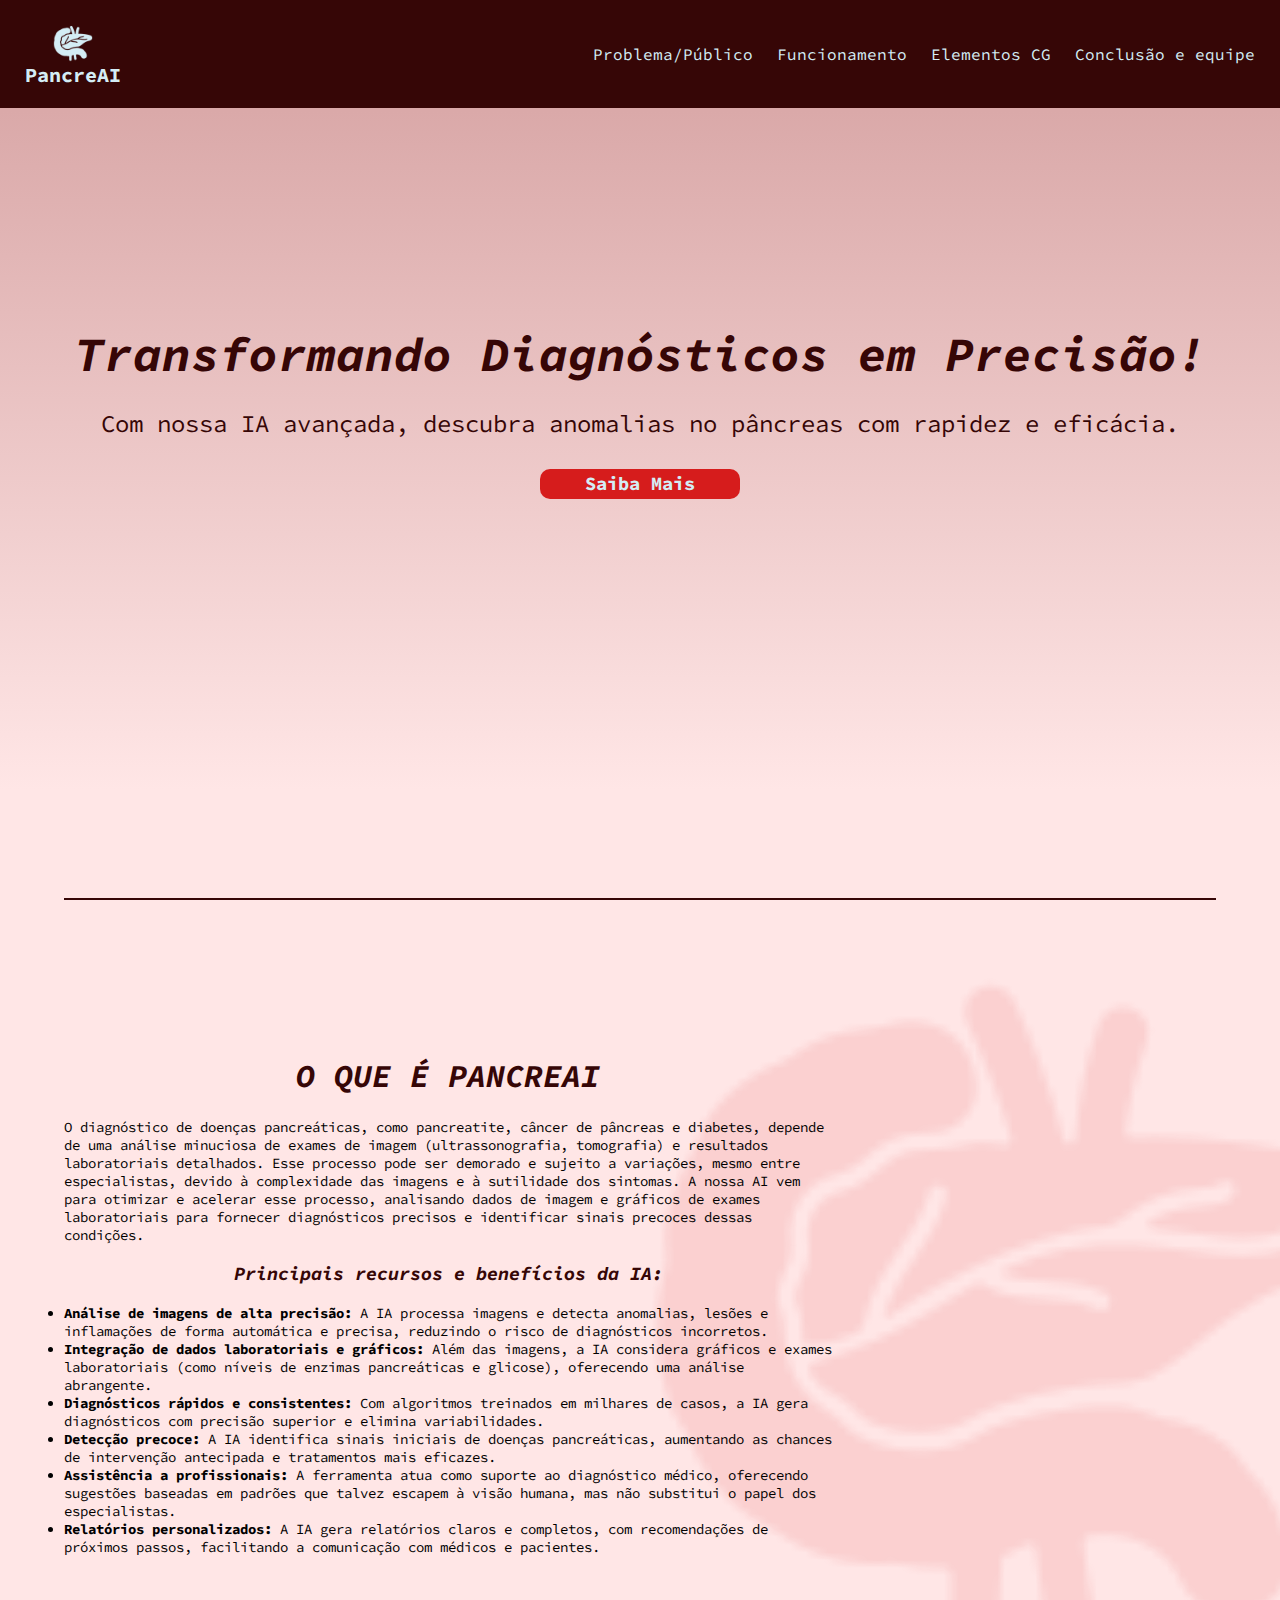
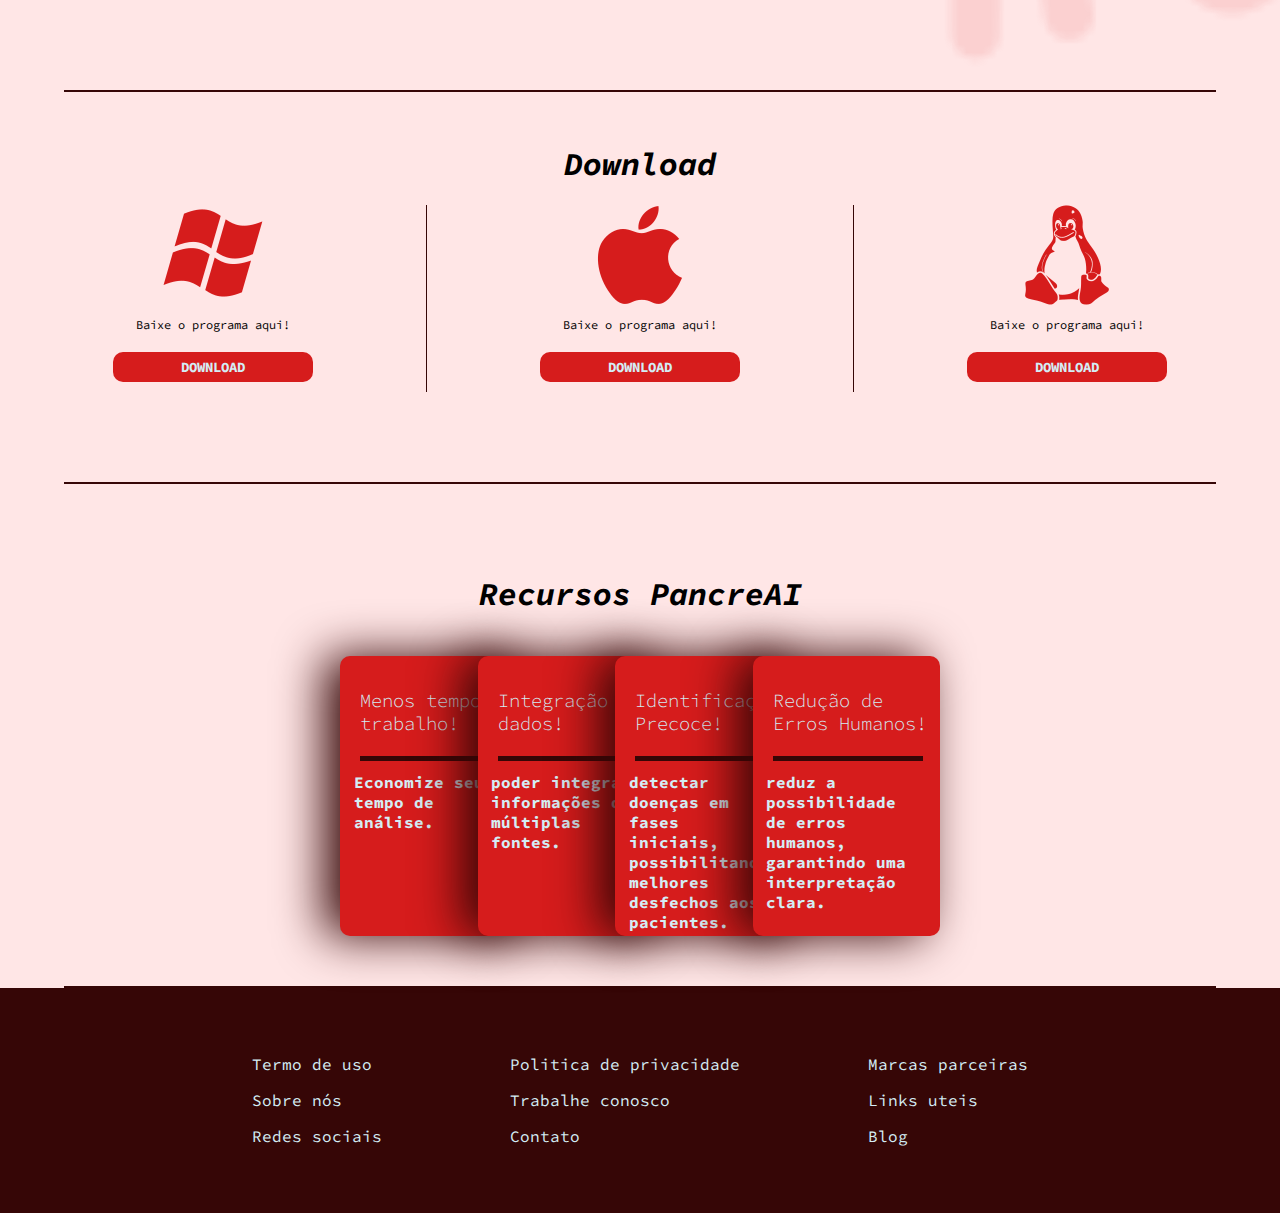
<file: index.html>
<!DOCTYPE html>
<html lang="en">
<head>
    <meta charset="UTF-8">
    <meta name="viewport" content="width=device-width, initial-scale=1.0">
    <link rel="shortcut icon" href="IMG/IconPancreas.png" type="image/x-icon">
    <title>PancreAI</title>
    <link rel="stylesheet" href="CSS/style.css">
    <link href="https://fonts.googleapis.com/css?family=Open+Sans:300i,400" rel="stylesheet">
</head>
<body>
    <div class="navBar">
        <a href="index.html" style="text-decoration: none;"><div class="icon">
            <img src="IMG/icons8-pancreas-100.png" alt="LogoAI" class="iconIMG">
            <p class="iconP">PancreAI</p>
        </div></a>
        <div>
            <div class="menu">
                <a href="problema.html" class="Landing">Problema/Público</a>
                <a href="funcionamento.html" class="Landing">Funcionamento</a>
                <a href="cg.html" class="Landing">Elementos CG</a>
                <a href="conclusao.html" class="Landing">Conclusão e equipe</a>
            </div>
        </div>
    </div>
    <div class="inicio">
        <div class="conteudo">
            <h1>Transformando Diagnósticos em Precisão!</h1>
            <p>Com nossa IA avançada, descubra anomalias no pâncreas com rapidez e eficácia.</p>
            <div class="DDiv">
                <a href="#OqueE" style="text-decoration: none;"><div class="DOWNLOAD">
                    <h3>Saiba Mais</h3>
                </div></a>
            </div>
        </div>
    </div>
    <div style="padding-top: 12vh;" id="OqueE">
        <div class="line"></div>
    </div>

    <div class="banner">
        <div class="Text">
            <h1>O QUE É PANCREAI</h1>
            <p>O diagnóstico de doenças pancreáticas, como pancreatite, câncer de pâncreas e diabetes, depende de uma análise minuciosa de exames de imagem (ultrassonografia, tomografia) e resultados laboratoriais detalhados. Esse processo pode ser demorado e sujeito a variações, mesmo entre especialistas, devido à complexidade das imagens e à sutilidade dos sintomas. A nossa AI vem para otimizar e acelerar esse processo, analisando dados de imagem e gráficos de exames laboratoriais para fornecer diagnósticos precisos e identificar sinais precoces dessas condições.</p>
            <h3>Principais recursos e benefícios da IA:</h3>
            <li><span style="font-weight: bold;">Análise de imagens de alta precisão:</span> A IA processa imagens e detecta anomalias, lesões e inflamações de forma automática e precisa, reduzindo o risco de diagnósticos incorretos.</li>
            <li><span style="font-weight: bold;"">Integração de dados laboratoriais e gráficos:</span> Além das imagens, a IA considera gráficos e exames laboratoriais (como níveis de enzimas pancreáticas e glicose), oferecendo uma análise abrangente.</li>
            <li><span style="font-weight: bold;"">Diagnósticos rápidos e consistentes:</span> Com algoritmos treinados em milhares de casos, a IA gera diagnósticos com precisão superior e elimina variabilidades.</li>
            <li><span style="font-weight: bold;">Detecção precoce:</span> A IA identifica sinais iniciais de doenças pancreáticas, aumentando as chances de intervenção antecipada e tratamentos mais eficazes.</li>
            <li><span style="font-weight: bold;">Assistência a profissionais:</span> A ferramenta atua como suporte ao diagnóstico médico, oferecendo sugestões baseadas em padrões que talvez escapem à visão humana, mas não substitui o papel dos especialistas.</li>
            <li><span style="font-weight: bold;">Relatórios personalizados:</span> A IA gera relatórios claros e completos, com recomendações de próximos passos, facilitando a comunicação com médicos e pacientes.</li>
        </div>
        <div class="Image">
            <img src="IMG/Pancreas100.png" alt="Imagem pancreas">
        </div>
    </div>
    <div class="line"></div>

    <div class="Download">
        <h1>Download</h1>
        <div class="tiposDownload">
            <div class="windows">
                <div class="Icon"><img src="IMG/windows.png" alt=""></div>
                <div class="content">
                    <p>Baixe o programa aqui!</p>
                    <div class="DDiv">
                        <a href="https://www.figma.com/design/3lT0B4H2EfAIiETdG4jiq4/PancreIA_Trabalho?node-id=0-1&t=FK2bQJ4KpbD9X4od-1" style="text-decoration: none;"><div class="DOWNLOAD">
                            <h3>DOWNLOAD</h3>
                        </div></a>
                    </div>
                </div>
            </div>
            <div class="IOS">
              <div class="Icon">  <img src="IMG/apple.png" alt=""></div>
                <div class="content">
                    <p>Baixe o programa aqui!</p>
                    <div class="DDiv">
                        <a href="https://www.figma.com/design/3lT0B4H2EfAIiETdG4jiq4/PancreIA_Trabalho?node-id=0-1&t=FK2bQJ4KpbD9X4od-1" style="text-decoration: none;"><div class="DOWNLOAD">
                            <h3>DOWNLOAD</h3>
                        </div></a>
                    </div>
                </div>
            </div>
            <div class="Linux">
              <div class="Icon">  <img src="IMG/linux.png" alt=""></div>
                <div class="content">
                    <p>Baixe o programa aqui!</p>
                    <div class="DDiv">
                        <a href="https://www.figma.com/design/3lT0B4H2EfAIiETdG4jiq4/PancreIA_Trabalho?node-id=0-1&t=FK2bQJ4KpbD9X4od-1" style="text-decoration: none;"><div class="DOWNLOAD">
                            <h3>DOWNLOAD</h3>
                        </div></a>
                    </div>
                </div>
            </div>
        </div>
        <div class="line" style="margin-top: 10vh;"></div>
        <div class="Recursos">
            <h1 style="margin-top: 10vh;">Recursos PancreAI</h1>

            <div class="carrousel">
                <div class="container">
                    <div class="card">
                      <h3 class="title">Menos tempo de trabalho!</h3>
                      <div class="bar">
                        <div class="emptybar"></div>
                        <div class="filledbar"></div>
                      </div>
                      <div class="circle">
                        <p class="text">
                            Economize seu tempo de análise.
                        </p>
                      </div>
                    </div>
                    <div class="card">
                      <h3 class="title">Integração de dados!</h3>
                      <div class="bar">
                        <div class="emptybar"></div>
                        <div class="filledbar"></div>
                      </div>
                      <div class="circle">
                        <p class="text">
                            poder integrar informações de múltiplas fontes.
                        </p>
                      </div>
                    </div>
                    <div class="card">
                      <h3 class="title">Identificação Precoce!</h3>
                      <div class="bar">
                        <div class="emptybar"></div>
                        <div class="filledbar"></div>
                      </div>
                      <div class="circle">
                        <p class="text">
                            detectar doenças em fases iniciais, possibilitando melhores desfechos aos pacientes.
                        </p>
                      </div>
                    </div>
                    <div class="card">
                      <h3 class="title">Redução de Erros Humanos!</h3>
                      <div class="bar">
                        <div class="emptybar"></div>
                        <div class="filledbar"></div>
                      </div>
                      <div class="circle">
                        <p class="text">
                            reduz a possibilidade de erros humanos, garantindo uma interpretação clara.
                        </p>
                      </div>
                    </div>
                </div>
            </div>
        </div>
    </div>
    <div class="line"></div>

    <div class="footer">
        <div>
            <p>Termo de uso</p>
            <p>Sobre nós</p>
            <p>Redes sociais</p>
        </div>
        <div>
            <p>Politica de privacidade</p>
            <p>Trabalhe conosco</p>
            <p>Contato</p>
        </div>
        <div>
            <p>Marcas parceiras</p>
            <p>Links uteis</p>
            <p>Blog</p>
        </div>
    </div>
</body>
</html>
</file>
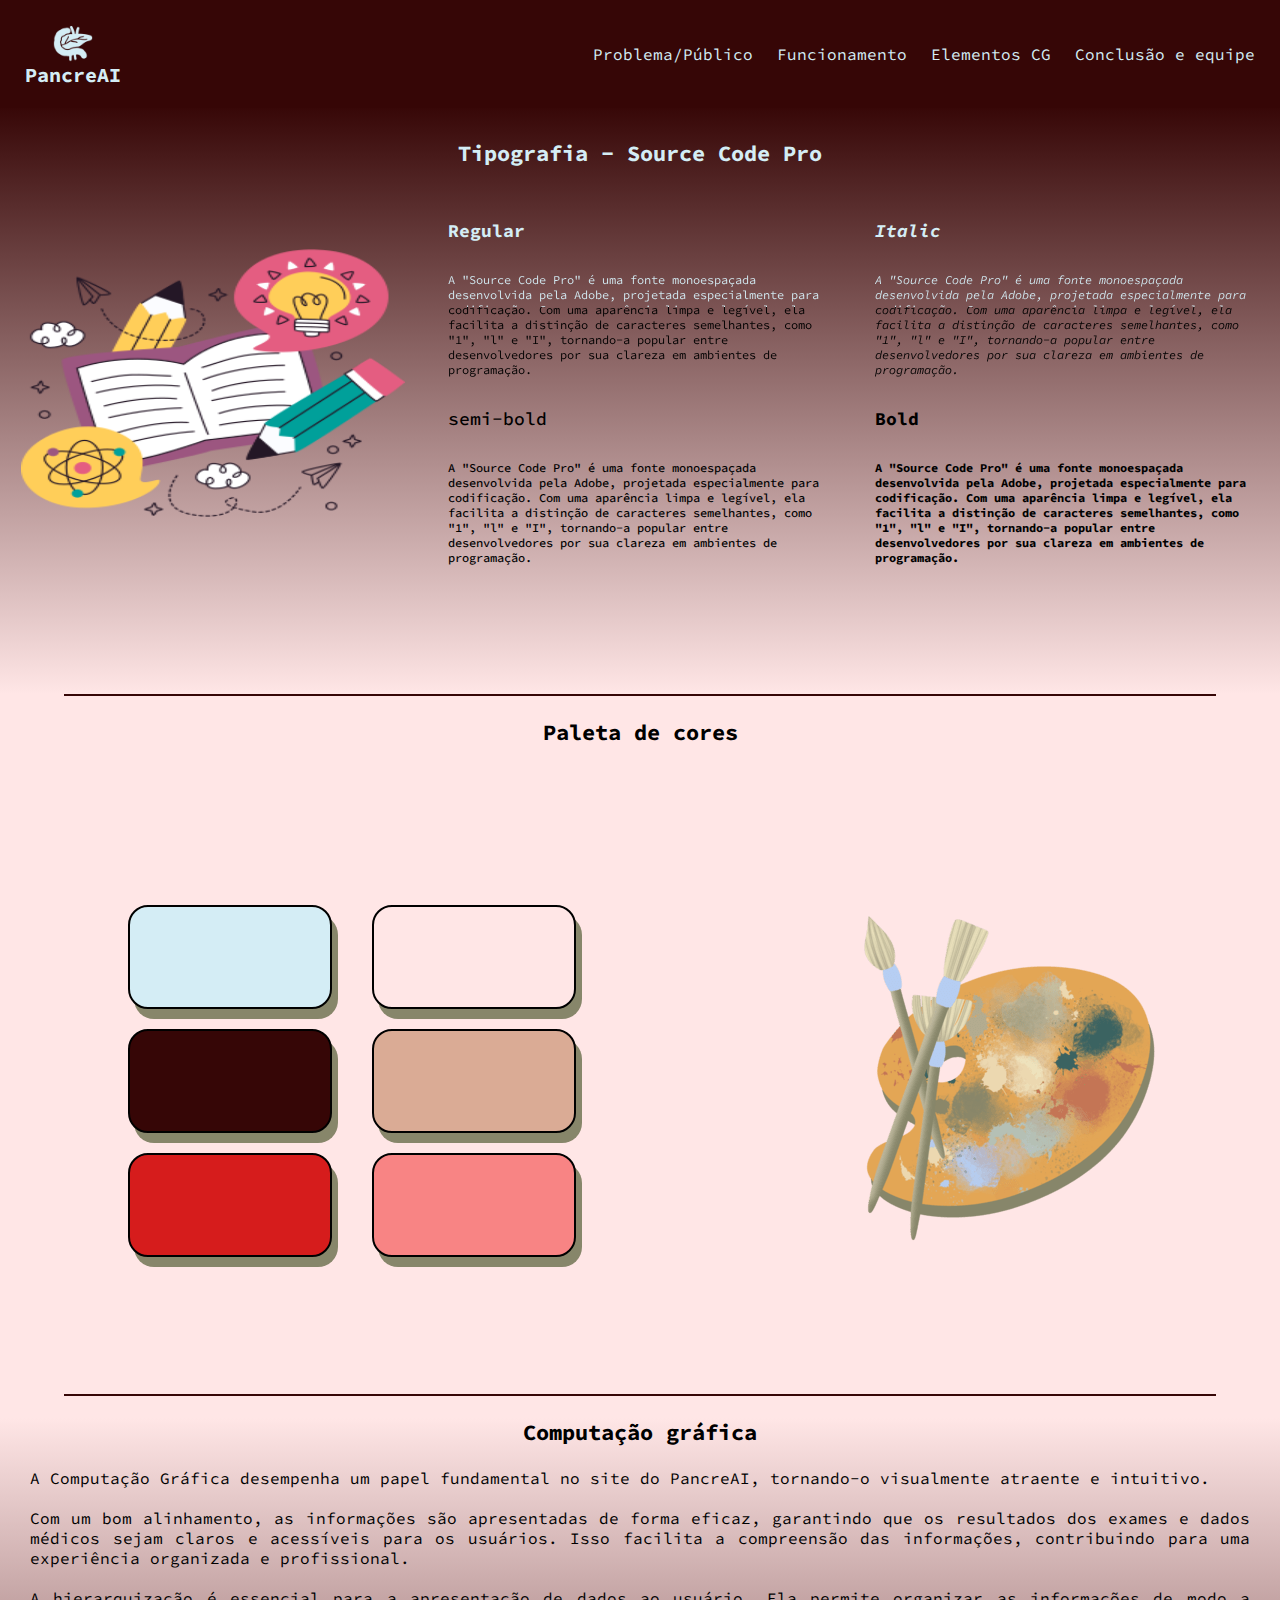
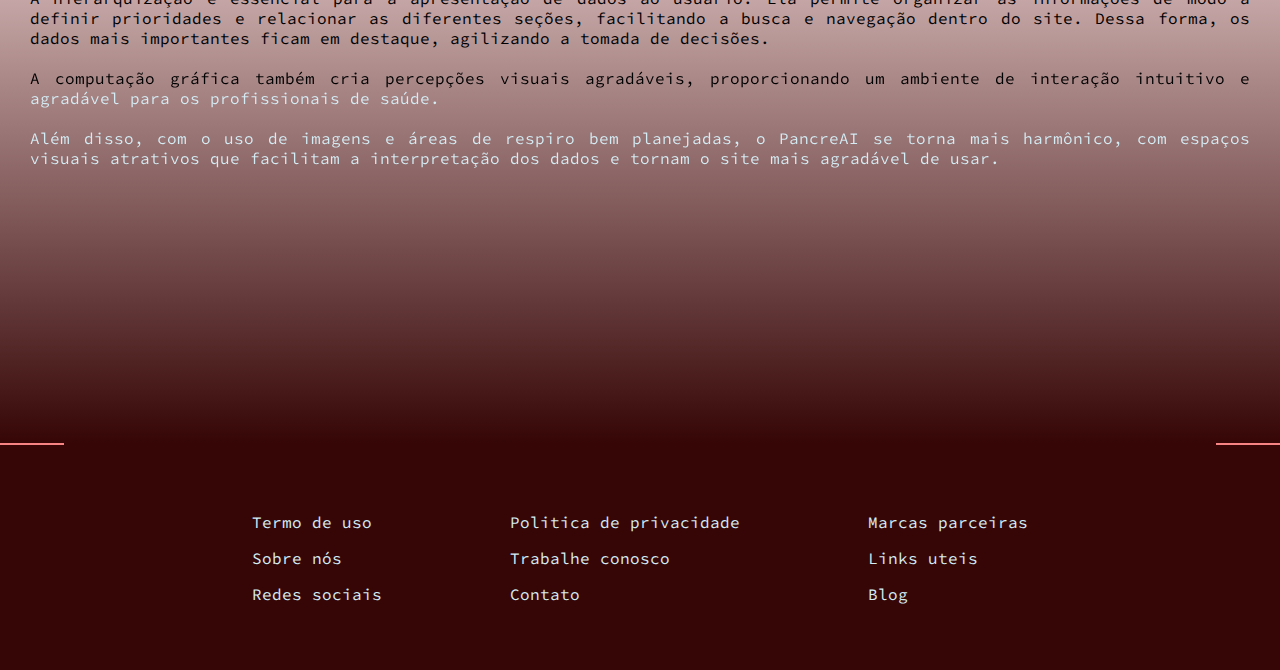
<file: cg.html>
<!DOCTYPE html>
<html lang="en">
<head>
    <meta charset="UTF-8">
    <meta name="viewport" content="width=device-width, initial-scale=1.0">
    <link rel="shortcut icon" href="IMG/IconPancreas.png" type="image/x-icon">
    <title>PancreAI</title>
    <link rel="stylesheet" href="CSS/style.css">
    <link rel="stylesheet" href="CSS/funcionamento.css">
    <link href="https://fonts.googleapis.com/css?family=Open+Sans:300i,400" rel="stylesheet">
</head>
<body>
    <div class="navBar">
        <a href="index.html" style="text-decoration: none;"><div class="icon">
            <img src="IMG/icons8-pancreas-100.png" alt="LogoAI" class="iconIMG">
            <p class="iconP">PancreAI</p>
        </div></a>
        <div>
            <div class="menu">
                <a href="problema.html" class="Landing">Problema/Público</a>
                <a href="funcionamento.html" class="Landing">Funcionamento</a>
                <a href="cg.html" class="Landing">Elementos CG</a>
                <a href="conclusao.html" class="Landing">Conclusão e equipe</a>
            </div>
        </div>
    </div>
    <div class="iniciocg" style="background: linear-gradient(to top, #FFe6e6, #360606 85%);">
        <h3 style="color: #d4edf5;">Tipografia - Source Code Pro</h3>
        <div class="cg">
            <img class="imgCG" src="IMG/study.png" alt="study">
            <div class="textCG">
                <div class="regularSCP">
                    <h5 style="color: #d4edf5;">Regular</h5>
                    <p style="background: linear-gradient(to top, black 67%, #d4edf5 10%); background-clip: text;  -webkit-background-clip: text; color: transparent;"> A "Source Code Pro" é uma fonte monoespaçada desenvolvida pela Adobe, projetada especialmente para codificação. Com uma aparência limpa e legível, ela facilita a distinção de caracteres semelhantes, como "1", "l" e "I", tornando-a popular entre desenvolvedores por sua clareza em ambientes de programação.</p>
                </div>
                <div class="regularSCP">
                    <h5 style="font-weight: 500;">semi-bold</h5>
                    <p style="font-weight: 500;"> A "Source Code Pro" é uma fonte monoespaçada desenvolvida pela Adobe, projetada especialmente para codificação. Com uma aparência limpa e legível, ela facilita a distinção de caracteres semelhantes, como "1", "l" e "I", tornando-a popular entre desenvolvedores por sua clareza em ambientes de programação.</p>
                </div>
            </div>
            <div class="textCG">
                <div class="regularSCP">
                    <h5 style="font-style: italic; color: #d4edf5;"">Italic</h5>
                    <p style="font-style: italic; background: linear-gradient(to top, black 67%, #d4edf5 10%); background-clip: text;  -webkit-background-clip: text; color: transparent;""> A "Source Code Pro" é uma fonte monoespaçada desenvolvida pela Adobe, projetada especialmente para codificação. Com uma aparência limpa e legível, ela facilita a distinção de caracteres semelhantes, como "1", "l" e "I", tornando-a popular entre desenvolvedores por sua clareza em ambientes de programação.</p>
                </div>
                <div class="regularSCP">
                    <h5 style="font-weight:bold;">Bold</h5>
                    <p style="font-weight:bold;"> A "Source Code Pro" é uma fonte monoespaçada desenvolvida pela Adobe, projetada especialmente para codificação. Com uma aparência limpa e legível, ela facilita a distinção de caracteres semelhantes, como "1", "l" e "I", tornando-a popular entre desenvolvedores por sua clareza em ambientes de programação.</p>
                </div>
            </div>
        </div>
    </div>
    <div class="line"></div>
    <h3 class="paletaCG">Paleta de cores</h3>
    <div class="paleta">
        <div class="colors">
            <div>
                <div class="color1"></div>
                <div class="color2"></div>
                <div class="color3"></div>
            </div>
            <div>
                <div class="color4"></div>
                <div class="color5"></div>
                <div class="color6"></div>
            </div>
        </div>
        <img src="IMG/paleta.png" alt="paleta de cores">
    </div>
    
    <div class="line"></div>

    <div class="CGexplicacao" style="background: linear-gradient(to top, #360606, #FFe6e6);">
        <h3 class="paletaCG">Computação gráfica</h3>
        <p>A Computação Gráfica desempenha um papel fundamental no site do PancreAI, tornando-o visualmente atraente e intuitivo.</p>
        <p>
            Com um bom alinhamento, as informações são apresentadas de forma eficaz, garantindo que os resultados dos exames e dados médicos sejam claros e acessíveis para os usuários. Isso facilita a compreensão das informações, contribuindo para uma experiência organizada e profissional.</p>
            
        <p>
            A hierarquização é essencial para a apresentação de dados ao usuário. Ela permite organizar as informações de modo a definir prioridades e relacionar as diferentes seções, facilitando a busca e navegação dentro do site. Dessa forma, os dados mais importantes ficam em destaque, agilizando a tomada de decisões.
        </p>
        <p style="background: linear-gradient(to bottom, black 50%, #d4edf5 50%); background-clip: text;  -webkit-background-clip: text; color: transparent;">
            A computação gráfica também cria percepções visuais agradáveis, proporcionando um ambiente de interação intuitivo e agradável para os profissionais de saúde.
        </p>
        <p style="color: transparent; background-color: #d4edf5;background-clip: text;  -webkit-background-clip: text;"> 
            Além disso, com o uso de imagens e áreas de respiro bem planejadas, o PancreAI se torna mais harmônico, com espaços visuais atrativos que facilitam a interpretação dos dados e tornam o site mais agradável de usar.</p>
        </p>   
        </div>

    <div class="line"></div>
    <div class="footer">
        <div>
            <p>Termo de uso</p>
            <p>Sobre nós</p>
            <p>Redes sociais</p>
        </div>
        <div>
            <p>Politica de privacidade</p>
            <p>Trabalhe conosco</p>
            <p>Contato</p>
        </div>
        <div>
            <p>Marcas parceiras</p>
            <p>Links uteis</p>
            <p>Blog</p>
        </div>
    </div>
</body>
</html>
</file>
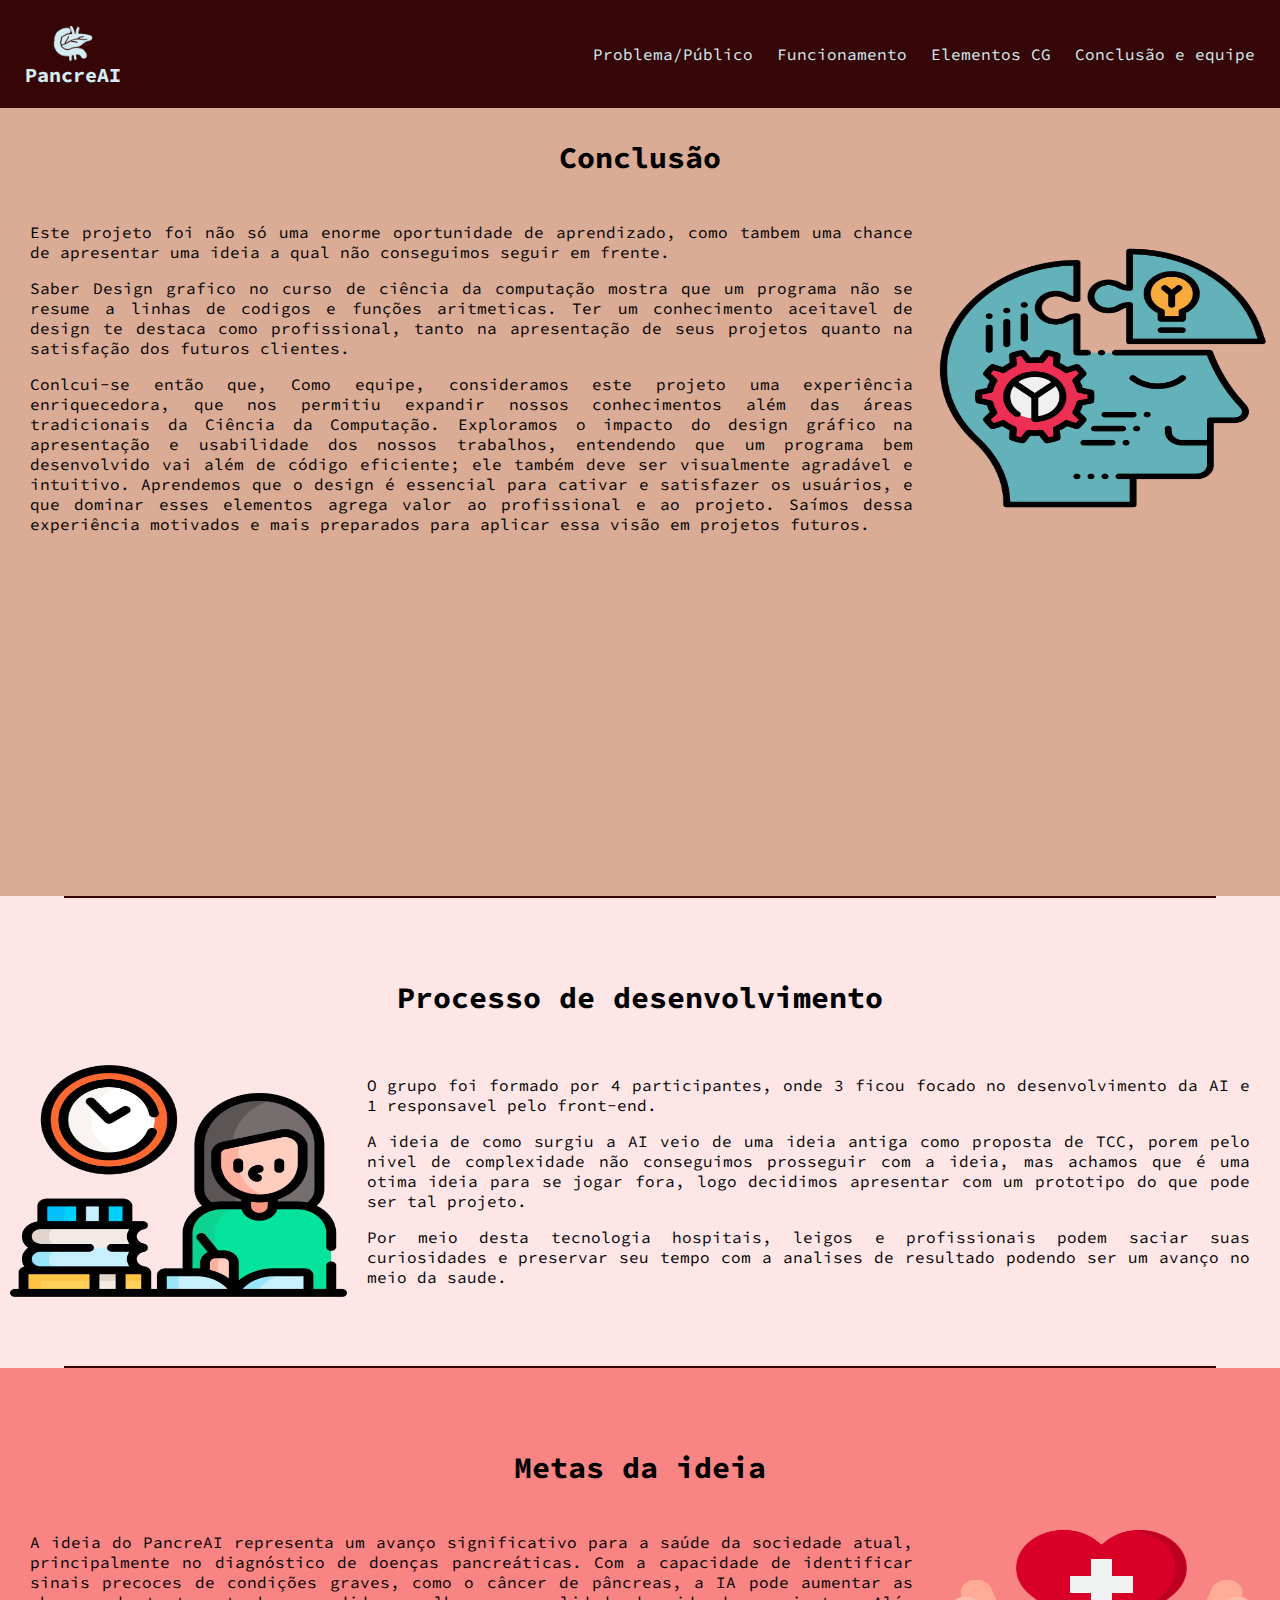
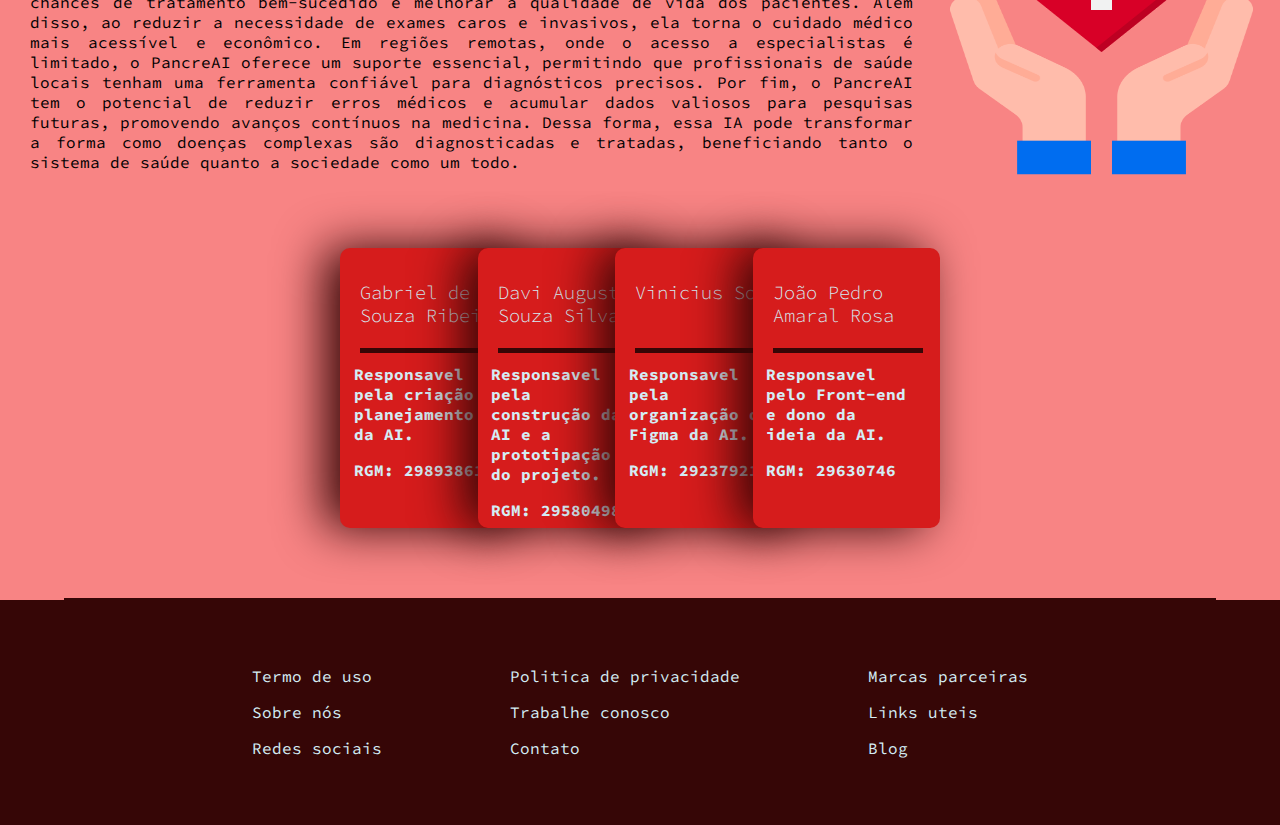
<file: conclusao.html>
<!DOCTYPE html>
<html lang="en">
<head>
    <meta charset="UTF-8">
    <meta name="viewport" content="width=device-width, initial-scale=1.0">
    <link rel="shortcut icon" href="IMG/IconPancreas.png" type="image/x-icon">
    <title>PancreAI</title>
    <link rel="stylesheet" href="CSS/style.css">
    <link rel="stylesheet" href="CSS/funcionamento.css">
    <link rel="stylesheet" href="CSS/conclusao.css">
    <link href="https://fonts.googleapis.com/css?family=Open+Sans:300i,400" rel="stylesheet">
</head>
<body>
    <div class="navBar">
        <a href="index.html" style="text-decoration: none;"><div class="icon">
            <img src="IMG/icons8-pancreas-100.png" alt="LogoAI" class="iconIMG">
            <p class="iconP">PancreAI</p>
        </div></a>
        <div>
            <div class="menu">
                <a href="problema.html" class="Landing">Problema/Público</a>
                <a href="funcionamento.html" class="Landing">Funcionamento</a>
                <a href="cg.html" class="Landing">Elementos CG</a>
                <a href="conclusao.html" class="Landing">Conclusão e equipe</a>
            </div>
        </div>
    </div>
    <div class="conclusao">
        <h3>Conclusão</h3>
        <div class="cg">
            <div class="textConclusao">
                <div class="regularSCP">
                    <p> Este projeto foi não só uma enorme oportunidade de aprendizado, como tambem uma chance de apresentar uma ideia a qual não conseguimos seguir em frente.
                    </p>
                    <p>Saber Design grafico no curso de ciência da computação mostra que um programa não se resume a linhas de codigos e funções aritmeticas. Ter um conhecimento aceitavel de design te destaca como profissional, tanto na apresentação de seus projetos quanto na satisfação dos futuros clientes.
                    </p>
                    <p>Conlcui-se então que, Como equipe, consideramos este projeto uma experiência enriquecedora, que nos permitiu expandir nossos conhecimentos além das áreas tradicionais da Ciência da Computação. Exploramos o impacto do design gráfico na apresentação e usabilidade dos nossos trabalhos, entendendo que um programa bem desenvolvido vai além de código eficiente; ele também deve ser visualmente agradável e intuitivo. Aprendemos que o design é essencial para cativar e satisfazer os usuários, e que dominar esses elementos agrega valor ao profissional e ao projeto. Saímos dessa experiência motivados e mais preparados para aplicar essa visão em projetos futuros.</p>
                </div>
            </div>
            <img class="imgCG" src="IMG/aprendizado.png" alt="study">
        </div>
    </div>
    <div class="line"></div>
    <div style="padding: 50px 10px;">
        <h3 class="h3">Processo de desenvolvimento</h3>
        <div class="cg">
            <img class="imgCG" src="IMG/stdd.png" alt="study">
            <div class="textConclusao">
                <div class="regularSCP">
                    <p> O grupo foi formado por 4 participantes, onde 3 ficou focado no desenvolvimento da AI e 1 responsavel pelo front-end.
                    </p>
                    <p>A ideia de como surgiu a AI veio de uma ideia antiga como proposta de TCC, porem pelo nivel de complexidade não conseguimos prosseguir com a ideia, mas achamos que é uma otima ideia para se jogar fora, logo decidimos apresentar com um prototipo do que pode ser tal projeto.
                    </p>
                    <p>Por meio desta tecnologia hospitais, leigos e profissionais podem saciar suas curiosidades e preservar seu tempo com a analises de resultado podendo ser um avanço no meio da saude.</p>
                </div>
            </div>
        </div>
    </div>
    <div class="line"></div>

    <div style="padding: 50px 10px; background-color: #f88484;">
        <h3 class="h3">Metas da ideia</h3>
        <div class="cg">
            <div class="textConclusao">
                <div class="regularSCP">
                    <p> A ideia do PancreAI representa um avanço significativo para a saúde da sociedade atual, principalmente no diagnóstico de doenças pancreáticas. Com a capacidade de identificar sinais precoces de condições graves, como o câncer de pâncreas, a IA pode aumentar as chances de tratamento bem-sucedido e melhorar a qualidade de vida dos pacientes. Além disso, ao reduzir a necessidade de exames caros e invasivos, ela torna o cuidado médico mais acessível e econômico. Em regiões remotas, onde o acesso a especialistas é limitado, o PancreAI oferece um suporte essencial, permitindo que profissionais de saúde locais tenham uma ferramenta confiável para diagnósticos precisos. Por fim, o PancreAI tem o potencial de reduzir erros médicos e acumular dados valiosos para pesquisas futuras, promovendo avanços contínuos na medicina. Dessa forma, essa IA pode transformar a forma como doenças complexas são diagnosticadas e tratadas, beneficiando tanto o sistema de saúde quanto a sociedade como um todo.
                    </p>
                </div>
            </div>
            <img class="imgCG" src="IMG/saud.png" alt="study">
        </div>
        <div class="carrousel" style="margin-top: 40px;">
            <div class="container">
                <div class="card">
                  <h3 class="title">Gabriel de Souza Ribeiro</h3>
                  <div class="bar">
                    <div class="emptybar"></div>
                    <div class="filledbar"></div>
                  </div>
                  <div class="circle">
                    <p class="text">
                        Responsavel pela criação e planejamento da AI.
                    </p>
                    <p class="text">RGM: 29893861</p>
                  </div>
                </div>
                <div class="card">
                  <h3 class="title">Davi Augusto Souza Silva</h3>
                  <div class="bar">
                    <div class="emptybar"></div>
                    <div class="filledbar"></div>
                  </div>
                  <div class="circle">
                    <p class="text">
                        Responsavel pela construção da AI e a prototipação do projeto.
                    </p>
                    <p class="text">RGM: 29580498</p>
                  </div>
                </div>
                <div class="card">
                  <h3 class="title">Vinicius Souza</h3>
                  <div class="bar">
                    <div class="emptybar"></div>
                    <div class="filledbar"></div>
                  </div>
                  <div class="circle">
                    <p class="text">
                        Responsavel pela organização do Figma da AI.
                    </p>
                    <p class="text">RGM: 29237921</p>
                  </div>
                </div>
                <div class="card">
                  <h3 class="title">João Pedro Amaral Rosa</h3>
                  <div class="bar">
                    <div class="emptybar"></div>
                    <div class="filledbar"></div>
                  </div>
                  <div class="circle">
                    <p class="text">
                        Responsavel pelo Front-end e dono da ideia da AI.
                    </p>
                    <p class="text">RGM: 29630746</p>
                  </div>
                </div>
            </div>
        </div>
    </div>
    </div>

    <div class="line"></div>
    <div class="footer">
        <div>
            <p>Termo de uso</p>
            <p>Sobre nós</p>
            <p>Redes sociais</p>
        </div>
        <div>
            <p>Politica de privacidade</p>
            <p>Trabalhe conosco</p>
            <p>Contato</p>
        </div>
        <div>
            <p>Marcas parceiras</p>
            <p>Links uteis</p>
            <p>Blog</p>
        </div>
    </div>
</body>
</html>
</file>
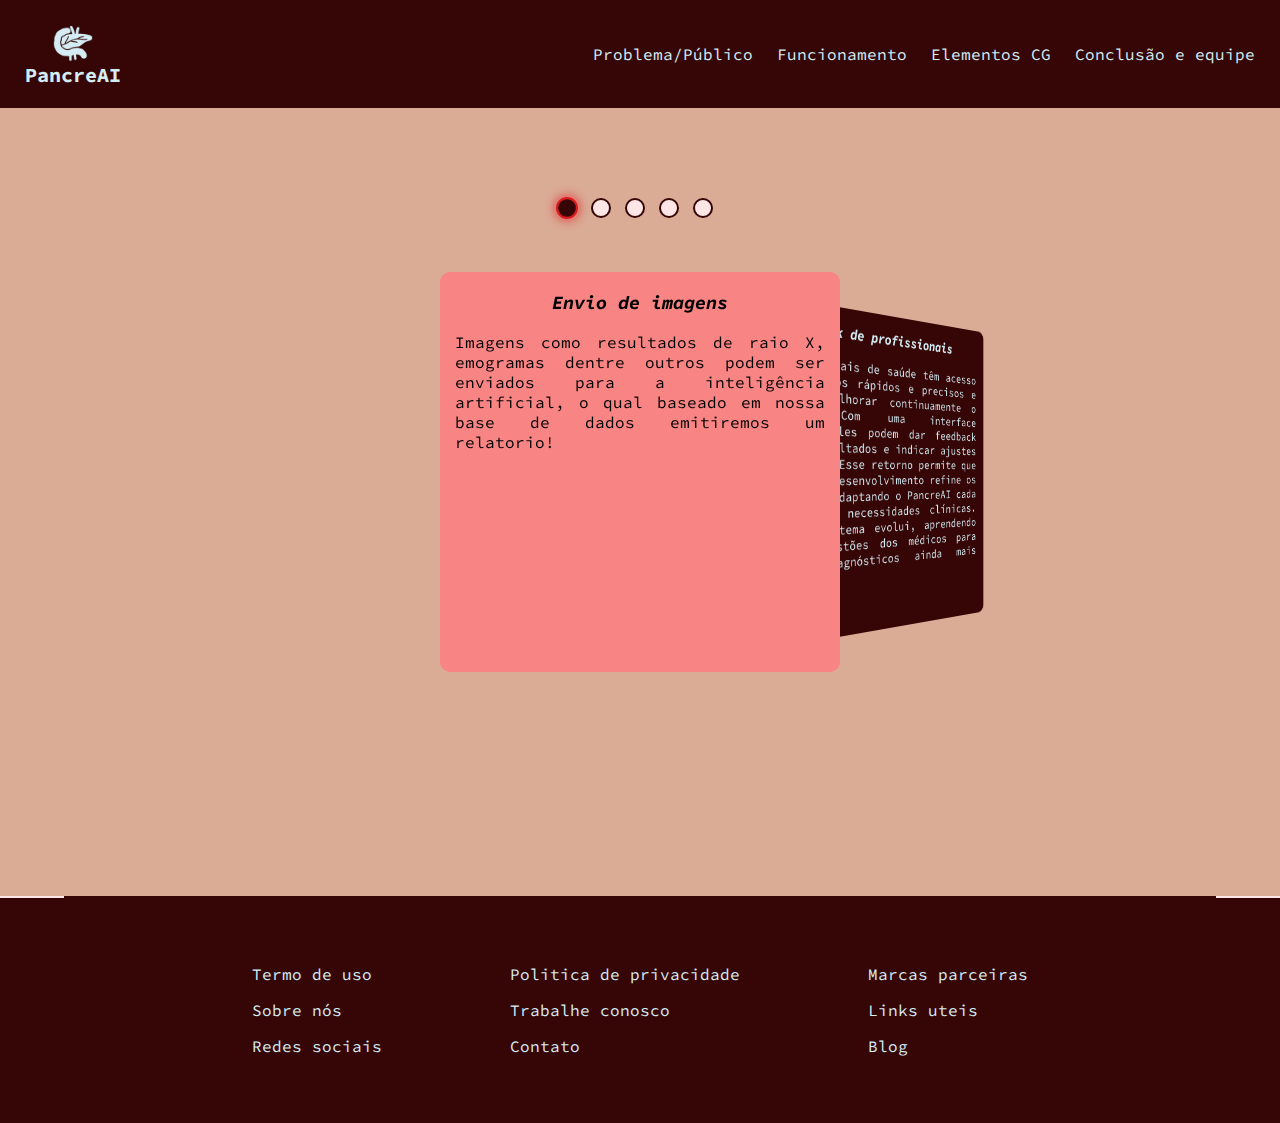
<file: funcionamento.html>
<!DOCTYPE html>
<html lang="en">
<head>
    <meta charset="UTF-8">
    <meta name="viewport" content="width=device-width, initial-scale=1.0">
    <link rel="shortcut icon" href="IMG/IconPancreas.png" type="image/x-icon">
    <title>PancreAI</title>
    <link rel="stylesheet" href="CSS/style.css">
    <link rel="stylesheet" href="CSS/funcionamento.css">
    <link href="https://fonts.googleapis.com/css?family=Open+Sans:300i,400" rel="stylesheet">
</head>
<body>
    <div class="navBar">
        <a href="index.html" style="text-decoration: none;"><div class="icon">
            <img src="IMG/icons8-pancreas-100.png" alt="LogoAI" class="iconIMG">
            <p class="iconP">PancreAI</p>
        </div></a>
        <div>
            <div class="menu">
                <a href="problema.html" class="Landing">Problema/Público</a>
                <a href="funcionamento.html" class="Landing">Funcionamento</a>
                <a href="cg.html" class="Landing">Elementos CG</a>
                <a href="#" class="Landing">Conclusão e equipe</a>
            </div>
        </div>
    </div>
    <div class="inicioF">
        <div class="conteudoF">
            <input class="inputF" type="radio" name="position" id="pos1" checked />
            <label for="pos1"></label>

            <input class="inputF" type="radio" name="position" id="pos2" />
            <label for="pos2"></label>

            <input class="inputF" type="radio" name="position" id="pos3" />
            <label for="pos3"></label>

            <input class="inputF" type="radio" name="position" id="pos4" />
            <label for="pos4"></label>

            <input class="inputF" type="radio" name="position" id="pos5" />
            <label for="pos5"></label>

            
            <main id="carousel">
              <div class="item">
                <h3>Envio de imagens</h3>
                <p>Imagens como resultados de raio X, emogramas dentre outros podem ser enviados para a inteligência artificial, o qual baseado em nossa base de dados emitiremos um relatorio!</p>
              </div>
              <div class="item">
                <h3>Feedback de profissionais</h3>
                <p>Os profissionais de saúde têm acesso a diagnósticos rápidos e precisos e ajudam a melhorar continuamente o PancreAI. Com uma interface intuitiva, eles podem dar feedback sobre os resultados e indicar ajustes necessários. Esse retorno permite que a equipe de desenvolvimento refine os algoritmos, adaptando o PancreAI cada vez mais às necessidades clínicas. Assim, o sistema evolui, aprendendo com as sugestões dos médicos para oferecer diagnósticos ainda mais precisos.</p>
              </div>
              <div class="item">
                <h3>Análise de Padrões Complexos</h3>
                <p>Com tecnologia de ponta em visão computacional, o PancreAI detecta padrões sutis em imagens médicas que poderiam passar despercebidos, oferecendo um suporte valioso para diagnósticos mais completos e detalhados.</p>
            </div>
              <div class="item">
                <h3>Integração Fácil com Clínicas e Hospitais</h3>
                <p>O PancreAI foi desenvolvido para ser compatível com sistemas de gestão de saúde e pode ser integrado sem complicações à infraestrutura de clínicas e hospitais, facilitando a adoção e o uso diário.</p>
              </div>
              <div class="item">
                <h3>Alertas em Tempo Real</h3>
                <p>O PancreAI envia alertas imediatos para o profissional de saúde quando detecta uma possível anomalia, garantindo uma resposta rápida e eficiente em casos de alta prioridade.</p>
              </div>
            <main>
        </div>
    </div>


    <div class="line"></div>
    <div class="footer">
        <div>
            <p>Termo de uso</p>
            <p>Sobre nós</p>
            <p>Redes sociais</p>
        </div>
        <div>
            <p>Politica de privacidade</p>
            <p>Trabalhe conosco</p>
            <p>Contato</p>
        </div>
        <div>
            <p>Marcas parceiras</p>
            <p>Links uteis</p>
            <p>Blog</p>
        </div>
    </div>
</body>
</html>
</file>
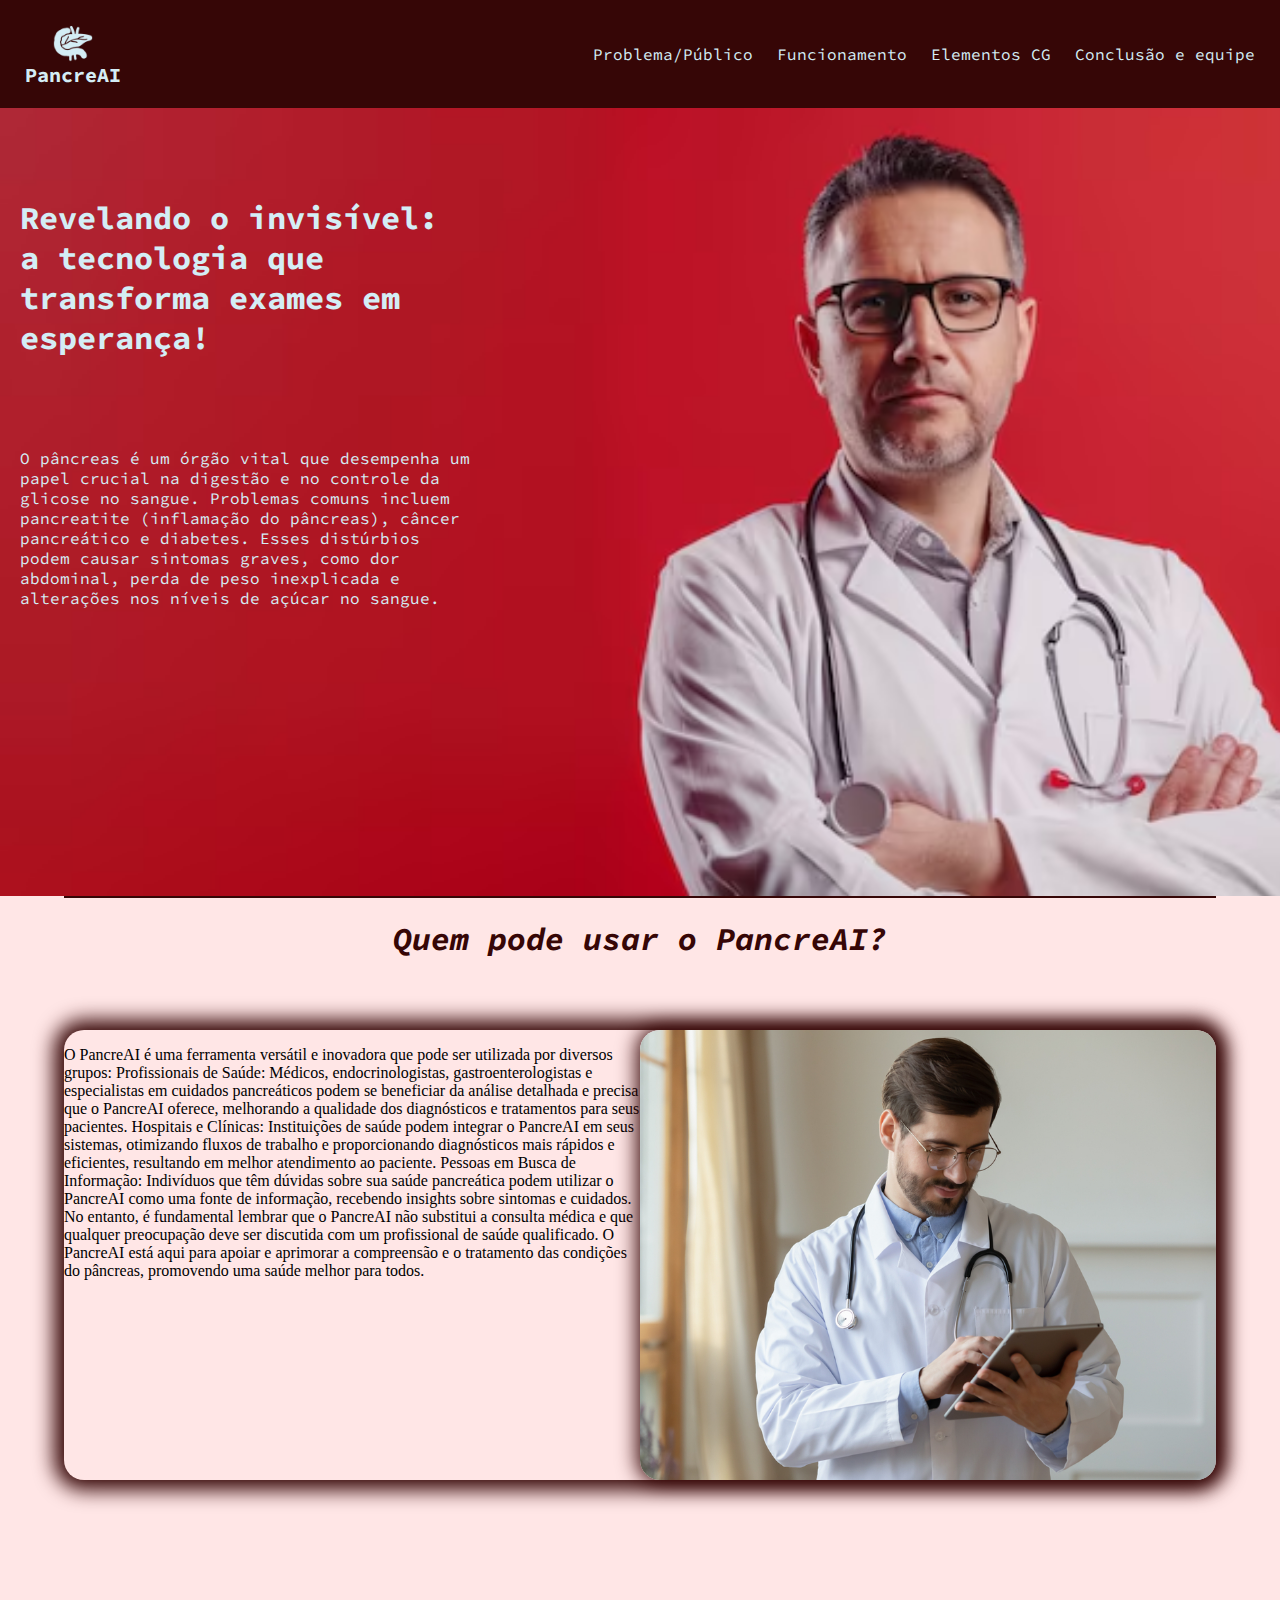
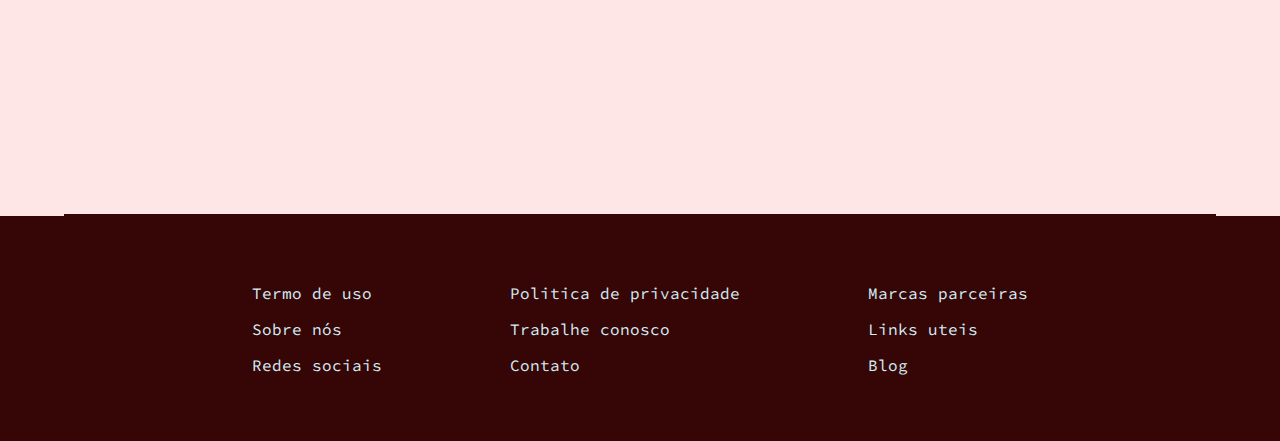
<file: problema.html>
<!DOCTYPE html>
<html lang="en">
<head>
    <meta charset="UTF-8">
    <meta name="viewport" content="width=device-width, initial-scale=1.0">
    <link rel="shortcut icon" href="IMG/IconPancreas.png" type="image/x-icon">
    <title>PancreAI</title>
    <link rel="stylesheet" href="CSS/style.css">
    <link rel="stylesheet" href="CSS/problema.css">
    <link href="https://fonts.googleapis.com/css?family=Open+Sans:300i,400" rel="stylesheet">
</head>
<body>
    <div class="navBar">
        <a href="index.html" style="text-decoration: none;"><div class="icon">
            <img src="IMG/icons8-pancreas-100.png" alt="LogoAI" class="iconIMG">
            <p class="iconP">PancreAI</p>
        </div></a>
        <div>
            <div class="menu">
                <a href="#" class="Landing">Problema/Público</a>
                <a href="#" class="Landing">Funcionamento</a>
                <a href="#" class="Landing">Elementos CG</a>
                <a href="#" class="Landing">Conclusão e equipe</a>
            </div>
        </div>
    </div>
    <div class="inicioP">
        <div class="conteudoP">
            <h1>Revelando o invisível: a tecnologia que transforma exames em esperança!</h1>
            <p>O pâncreas é um órgão vital que desempenha um papel crucial na digestão e no controle da glicose no sangue. Problemas comuns incluem pancreatite (inflamação do pâncreas), câncer pancreático e diabetes. Esses distúrbios podem causar sintomas graves, como dor abdominal, perda de peso inexplicada e alterações nos níveis de açúcar no sangue.</p>
        </div>
    </div>
    <div class="line"></div>

    <div class="publicoP">
        <h1>Quem pode usar o PancreAI?</h1>
        <div class="dimensionP">
            <div class="cardP">
                <div class="textP">
                    <p>O PancreAI é uma ferramenta versátil e inovadora que pode ser utilizada por diversos grupos:

                        Profissionais de Saúde: Médicos, endocrinologistas, gastroenterologistas e especialistas em cuidados pancreáticos podem se beneficiar da análise detalhada e precisa que o PancreAI oferece, melhorando a qualidade dos diagnósticos e tratamentos para seus pacientes.
                        
                        Hospitais e Clínicas: Instituições de saúde podem integrar o PancreAI em seus sistemas, otimizando fluxos de trabalho e proporcionando diagnósticos mais rápidos e eficientes, resultando em melhor atendimento ao paciente.
                        
                        Pessoas em Busca de Informação: Indivíduos que têm dúvidas sobre sua saúde pancreática podem utilizar o PancreAI como uma fonte de informação, recebendo insights sobre sintomas e cuidados. No entanto, é fundamental lembrar que o PancreAI não substitui a consulta médica e que qualquer preocupação deve ser discutida com um profissional de saúde qualificado.
                        
                        O PancreAI está aqui para apoiar e aprimorar a compreensão e o tratamento das condições do pâncreas, promovendo uma saúde melhor para todos.</p>
                </div>
                <div class="imgP"></div>
            </div>
        </div>
    </div>

    <div class="line"></div>
    <div class="footer">
        <div>
            <p>Termo de uso</p>
            <p>Sobre nós</p>
            <p>Redes sociais</p>
        </div>
        <div>
            <p>Politica de privacidade</p>
            <p>Trabalhe conosco</p>
            <p>Contato</p>
        </div>
        <div>
            <p>Marcas parceiras</p>
            <p>Links uteis</p>
            <p>Blog</p>
        </div>
    </div>
</body>
</html>
</file>
<file: CSS/style.css>
@import url('https://fonts.googleapis.com/css2?family=Source+Code+Pro:ital,wght@0,200..900;1,200..900&display=swap');


:root{
    --darkRed: #360606;
    --lightRed:#FFe6e6;
    --redLetter:#d61c1c;
    --blueSky:#d4edf5;
    --OrangeF:#daab95;
    --VermelhoClaro:#f88484;
}

html {
  scroll-behavior: smooth;
}


body{
    padding: 0;
    margin: 0;
    background-color:var(--lightRed) ;
}

.inicio{
    height: 87.8vh;
    background: linear-gradient(to top, var(--lightRed), #d49f9f);
    color: white;
    text-align: center;
    display: flex;
    flex-direction: column;
    justify-content: center;
}

.conteudo h1{
    color: var(--darkRed);
    font-size: 3em;
    margin-bottom: 20px;
    font-family: "Source Code Pro", monospace;
    font-style:italic;
}

.conteudo p{
    color: var(--darkRed);
    font-size: 1.5em;
    margin-bottom: 30px;
    font-family: "Source Code Pro", monospace;
}





.navBar{
    width: 100%;
    height: 12vh;
    background-color:var(--darkRed);
    position:fixed;
    display: flex;
    align-items: center;
    justify-content:space-between;
    z-index: 2;
}

.icon, .iconIMG{
    background-color: transparent;
}

.icon{
    display: flex;
    flex-direction: column;
    align-items: center;
    justify-content: center;
    margin-left: 20px;
}

.iconP{
    display: flex;
    font-size: 20px;
    align-items:center;
    margin: 0 5px;
    justify-content: center;
    color: var(--blueSky);
    font-family: "Source Code Pro", monospace;
    font-optical-sizing: auto;
    font-weight: bold;
    font-style: normal;
}
.iconIMG{
    width: 40px;
}

.menu{
    margin-right: 15px;
}

.Landing{
    color: var(--blueSky);
    
    font-family: "Source Code Pro", monospace;
   text-decoration: none;
    font-size: 16px;
    margin: 0 10px;
}

.Landing:hover{
    text-decoration: underline;
    font-weight: bold;
}

.banner{
    display: flex;
    position: relative;
    height: 87.8vh;
    align-items: center;
    overflow: hidden;
}

.line{
    height: 2px;
    margin: 0 5%;
    background-color: var(--darkRed);
}

.Text,.Image{
    width: 60%;
    z-index: 1; 
}

.Image{
    position: absolute;
    top: 0;
    right: -10%;
    width: 60%;
    height: 100%;
    display: flex;
    align-items: center;
    justify-content: center;
    opacity: 0.1; 
    z-index: 0;
}

.Image img{
    width: 100%;
    height: auto;
}

.Text{
    margin-left: 5%;
}

.Text h1, .Text h3{
    font-family: "Source Code Pro", monospace;
    color: #360606;
    text-align: center;
    font-weight: bold;
    font-style:italic;

}

.Text p, .Text li{
    font-family: "Source Code Pro", monospace;
    font-size: 14px;
}

/*download aba*/

.Download{
  padding: 30px 0px;
}

.Download h1{
    font-family: "Source Code Pro", monospace;
    text-align: center;
    font-weight: bold;
    font-style:italic;
}

.tiposDownload{
    display: flex;
    justify-content: center;
}

.windows,.IOS,.Linux{
    width: 33.3%;
}

.Icon{
    display: flex;
    justify-content: center;
}

.IOS{
    border-left: solid 1px var(--darkRed);
    border-right: solid 1px var(--darkRed);
}
.content{
    margin:10px;
    font-size: 12px;
    font-family: "Source Code Pro", monospace;
    text-align: center;
}

.DDiv{
    display: flex;
    margin-top: 20px;
    justify-content: center;
}

.DOWNLOAD{
    background-color: #d61c1c;
    color:var(--blueSky);
    width: 200px;
    height: 30px;
    display: flex;
    align-items: center;
    justify-content: center;
    border-radius: 10px;
    transition-duration: 0.4s;
    font-family: "Source Code Pro", monospace;
}

.DOWNLOAD:hover{
    cursor: pointer;
    background: #fff;
    box-shadow: 0px 2px 10px 5px #d61c1c;
    color: var(--darkRed);
    font-family: "Source Code Pro", monospace;
}

.DOWNLOAD:after{
    content: "";
  background: #d61c1c;
  display: block;
  position: absolute;
  padding-top: 4%;
  padding-left: 220px;
  border-radius: 10px;
  margin-left: 0px !important;
  margin-top: 0%;
  opacity: 0;
  transition: all 0.8s
}

.DOWNLOAD:active:after{
    padding: 0;
    margin: 0;
    opacity: 1;
    transition: 0s
}

.DOWNLOAD:focus { outline:0; }


.Recursos h1{
    font-family: "Source Code Pro", monospace;
    margin-top: 30px;
}

/*carrousel*/
.container {
    margin-top: 20px;
    height: 300px;
    width: 600px;
    top: 60px;
    left: calc(50% - 300px);
    display: flex;
  }
  
  .card {
    display: flex;
    height: 280px;
    width: 100%;
    background-color: var(--redLetter);
    border-radius: 10px;
    box-shadow: -1rem 0 3rem var(--darkRed);
  /*   margin-left: -50px; */
    transition: 0.4s ease-out;
    position: relative;
    left: 0px;
  }
  
  .card:not(:first-child) {
      margin-left: -50px;
  }
  
  .card:hover {
    transform: translateY(-20px);
    transition: 0.4s ease-out;
    cursor:default;
  }
  
  .card:hover ~ .card {
    position: relative;
    left: 50px;
    transition: 0.4s ease-out;
  }
  
  .title {
    color: var(--blueSky);
    font-weight: 300;
    position: absolute;
    left: 20px;
    top: 15px;
    font-family: "Source Code Pro", monospace;
  }
  
  .bar {
    position: absolute;
    top: 100px;
    left: 20px;
    height: 5px;
    width: 150px;
  }
  
  .emptybar {
    background-color: var(--darkRed);
    width: 100%;
    height: 100%;
  }
  
  .filledbar {
    position: absolute;
    top: 0px;
    z-index: 3;
    width: 0px;
    height: 100%;
    background: rgb(0,154,217);
    background: linear-gradient(90deg, var(--lightRed) 0%, var(--OrangeF) 65%, var(--OrangeF) 100%);
    transition: 0.6s ease-out;
  }
  
  .card:hover .filledbar {
    width: 120px;
    transition: 0.4s ease-out;
  }
  
  .circle {
    position: absolute;
    top: 100px;
    left: calc(50% - 80px);
    margin-right: 25px;
  }
  
  .stroke {
    stroke: var(--blueSky);
    stroke-dasharray: 360;
    stroke-dashoffset: 360;
    transition: 0.6s ease-out;
  }
  

  
  .card:hover .stroke {
    stroke-dashoffset: 100;
    transition: 0.6s ease-out;
  }

  .carrousel{
    display: flex;
    justify-content: center;
  }

  .text{
    color: var(--blueSky);
    font-weight: bold;
    font-family: "Source Code Pro", monospace;
    font-size: 16px;
  }

  .footer{
    height: 25vh;
    background-color: var(--darkRed);
    display: flex;
    justify-content: center;
    align-items: center;
  }

  .footer div{
    margin: 0 5%;
  }

  .footer p{
    color: var(--blueSky);
    font-family: "Source Code Pro", monospace;
  }

  .footer p:hover{
    text-decoration: underline;
    cursor: pointer;
  }


@media (max-width:800px) {
    .Text,.Image{
        width: 80%;
    }
}

@media (max-width: 614px) {
    .Text,.Image{
        width: 100%;
    }
}
</file>
<file: CSS/funcionamento.css>
@import url('https://fonts.googleapis.com/css2?family=Source+Code+Pro:ital,wght@0,200..900;1,200..900&display=swap');


:root{
    --darkRed: #360606;
    --lightRed:#FFe6e6;
    --redLetter:#d61c1c;
    --blueSky:#d4edf5;
    --OrangeF:#daab95;
    --VermelhoClaro:#f88484;
}

body{
  background: linear-gradient(to top, var(--VermelhoClaro) 20%, var(--lightRed) 20%);
}

.inicioF{
    height: 99.5vh;
    text-align: center;
    display: flex;
    flex-direction: column;
    justify-content: center;
}

.conteudoF{
    background-color: var(--OrangeF);
    background-repeat: no-repeat;
    background-size: cover;
    margin-top: 12vh;
    height: 87.5vh;
    text-align: center;
}

main#carousel {
    grid-row: 1 /2;
    grid-column: 1 /8;
    height: 500px;
    display: flex;
    align-items: center;
    justify-content: center;
    overflow: hidden;
    transform-style: preserve-3d;
    perspective: 200px;
    --items: 5;
    --middle: 3;
    --position: 1;
    pointer-events: none;
  }
  
  div.item {
    position: absolute;
    width: 400px;
    height: 400px;
    background-color: coral;
    --r: calc(var(--position) - var(--offset));
    --abs: max(calc(var(--r) * -1), var(--r));
    transition: all 0.25s linear;
    transform: rotateY(calc(-10deg * var(--r)))
      translateX(calc(-300px * var(--r)));
    z-index: calc((var(--position) - var(--abs)));
    border-radius: 10px;
  }
  
  div.item:nth-of-type(1) {
    --offset: 1;
    background-color: var(--VermelhoClaro);
  }

  div.item:nth-of-type(1) h3, div.item:nth-of-type(3) h3, div.item:nth-of-type(5) h3 {
    font-family: "Source Code Pro", monospace;
    font-style: italic;
  }

  div.item:nth-of-type(1) p, div.item:nth-of-type(3) p, div.item:nth-of-type(5) p {
    font-family: "Source Code Pro", monospace;
    text-align: justify;
    font-size: 16px;
    margin: 0 15px;
  }

  div.item:nth-of-type(2) {
    --offset: 2;
    background-color: var(--darkRed);
  }

  div.item:nth-of-type(2) h3, div.item:nth-of-type(4) h3 {
    font-family: "Source Code Pro", monospace;
    color: var(--blueSky);
    font-style: italic;
  }

  div.item:nth-of-type(2) p, div.item:nth-of-type(4) p {
    font-family: "Source Code Pro", monospace;
    color: var(--blueSky);
    text-align: justify;
    font-size: 16px;
    margin: 0 15px;
  }

  div.item:nth-of-type(3) {
    --offset: 3;
    background-color: var(--VermelhoClaro);
  }
  div.item:nth-of-type(4) {
    --offset: 4;
    background-color: var(--darkRed);
  }
  div.item:nth-of-type(5) {
    --offset: 5;
    background-color: var(--VermelhoClaro);
  }

.inputF{
    display: none; /* Esconde o input padrão */
}

/* Cria uma aparência customizada para os inputs de rádio */
.inputF + label {
    margin-top: 10vh;
    margin-right: 10px;
    width: 16px;
    height: 16px;
    border-radius: 50%;
    display: inline-block;
    cursor: pointer;
    background-color: var(--lightRed); /* Cor do rádio quando não está selecionado */
    border: 2px solid var(--darkRed);
    transition: background-color 0.3s ease, transform 0.2s ease;
}

/* Estilo quando o rádio está marcado */
.inputF:checked + label {
    background-color: var(--darkRed);
    border-color: var(--redLetter); /* Borda diferente quando selecionado */
    box-shadow: 0 0 5px var(--VermelhoClaro), 0 0 10px var(--redLetter); /* Brilho suave ao redor */
    transform: scale(1.1); /* Leve aumento de tamanho ao ser selecionado */
}

/* Efeito hover para quando o mouse está sobre o rádio */
.inputF + label:hover {
    background-color: var(--VermelhoClaro); /* Cor de hover */
    border-color: var(--redLetter);
}

  input:nth-of-type(1) {
    grid-column: 2 / 3;
    grid-row: 2 / 3;
  }
  input:nth-of-type(1):checked ~ main#carousel {
    --position: 1;
  }
  
  input:nth-of-type(2) {
    grid-column: 3 / 4;
    grid-row: 2 / 3;
  }
  input:nth-of-type(2):checked ~ main#carousel {
    --position: 2;
  }
  
  input:nth-of-type(3) {
    grid-column: 4 /5;
    grid-row: 2 / 3;
  }
  input:nth-of-type(3):checked ~ main#carousel {
    --position: 3;
  }
  
  input:nth-of-type(4) {
    grid-column: 5 / 6;
    grid-row: 2 / 3;
  }
  input:nth-of-type(4):checked ~ main#carousel {
    --position: 4;
  }
  
  input:nth-of-type(5) {
    grid-column: 6 / 7;
    grid-row: 2 / 3;
  }
  input:nth-of-type(5):checked ~ main#carousel {
    --position: 5;
  }


.cg{
    display: flex;
    justify-content: space-around;
    align-items: center;
  }

.imgCG{
    width: 30vw;
    height: 30vh;
  }

.textCG{
    width: 30vw;
    text-align: left;
    font-family: "Source Code Pro", monospace;
  }

.textCG h5{
    font-size: 18px;
    
  }

.textCG p{
    font-size: 12px;
}

.iniciocg h3{
    font-family: "Source Code Pro", monospace;
    font-size: 22px;
  }

.iniciocg{
    text-align: center;
    padding:13vh 0;
    display: flex;
    flex-direction: column;
    justify-content: center;
}

.paleta, .CGexplicacao{
    height: 69.5vh;
    display: flex;
    align-items: center;
    justify-content: space-around;
}

.CGexplicacao{
    display: block;
}

.paletaCG{
    text-align: center;
    font-family: "Source Code Pro", monospace;
    font-size: 22px;
}

.colors{
    display: flex;
}

.color1, .color2, .color3, .color4, .color5, .color6{
    width: 200px;
    margin: 20px;
    height: 100px;
    border-radius: 20px;
    background-color: #d61c1c;
    border: solid 2px black;
    box-shadow: 6px 10px #87866a;
}

.color1{
    background-color: var(--blueSky);
}

.color2{
    background-color: var(--darkRed);
}

.color4{
    background-color: var(--lightRed);
}

.color5{
    background-color: var(--OrangeF);
}

.color6{
    background-color: var(--VermelhoClaro);
}

.CGexplicacao p{
    font-family: "Source Code Pro", monospace;
    margin: 20px 30px;
    text-align: justify;
}
</file>
<file: CSS/conclusao.css>
@import url('https://fonts.googleapis.com/css2?family=Source+Code+Pro:ital,wght@0,200..900;1,200..900&display=swap');


:root{
    --darkRed: #360606;
    --lightRed:#FFe6e6;
    --redLetter:#d61c1c;
    --blueSky:#d4edf5;
    --OrangeF:#daab95;
    --VermelhoClaro:#f88484;
}



.conclusao{
    height: 87.5vh;
    padding: 12vh 10px 0 10px;
    background-color: var(--OrangeF);
}

.conclusao h3 ,.h3{
    font-family: "Source Code Pro", monospace;
    text-align: center;
    font-size: 30px;
}

.textConclusao{
    width: 80%;
    margin: 0 20px;
}

.textConclusao p{
    font-family: "Source Code Pro", monospace;
    text-align: justify;
}
</file>
<file: CSS/problema.css>
@import url('https://fonts.googleapis.com/css2?family=Source+Code+Pro:ital,wght@0,200..900;1,200..900&display=swap');


:root{
    --darkRed: #360606;
    --lightRed:#FFe6e6;
    --redLetter:#d61c1c;
    --blueSky:#d4edf5;
    --OrangeF:#daab95;
    --VermelhoClaro:#f88484;
}

.inicioP{
    height: 99.5vh;
    text-align: center;
    display: flex;
    flex-direction: column;
    justify-content: center;
}

.conteudoP{
    background-image: url(../IMG/docto.avif);
    background-repeat: no-repeat;
    background-size: cover;
    margin-top: 12vh;
    height: 87.5vh;
    text-align: left;
}

.conteudoP h1, .conteudoP p{
    color: #d4edf5;
    width: 450px;
    margin-left: 20px;
    margin-top: 10vh;
    font-family: "Source Code Pro", monospace;
}

.publicoP{
    height: 99.5vh;
}

.publicoP h1{
    text-align: center;
    font-family: "Source Code Pro", monospace;
    color: var(--darkRed);
    font-style: italic;
}

.dimensionP{
    display: flex;
    justify-content: center;
}

.cardP{
    width: 90%;
    margin-top: 50px;
    height: 50vh;
    background-color: var(--lightRed);
    border-radius: 20px;
    display: flex;
    box-shadow: 0px 0px 20px 10px #360606;
}

.textP{
    width: 50%;
    height: 100%;
}

.imgP{
    width: 50%;
    height: 100%;
    background-image: url(../IMG/tratamento.jpg);
    background-size:cover;
    background-position: center;
    background-repeat: no-repeat;
    border-radius: 20px;
    box-shadow: 0px 0px 20px 3px #360606;
}
</file>
